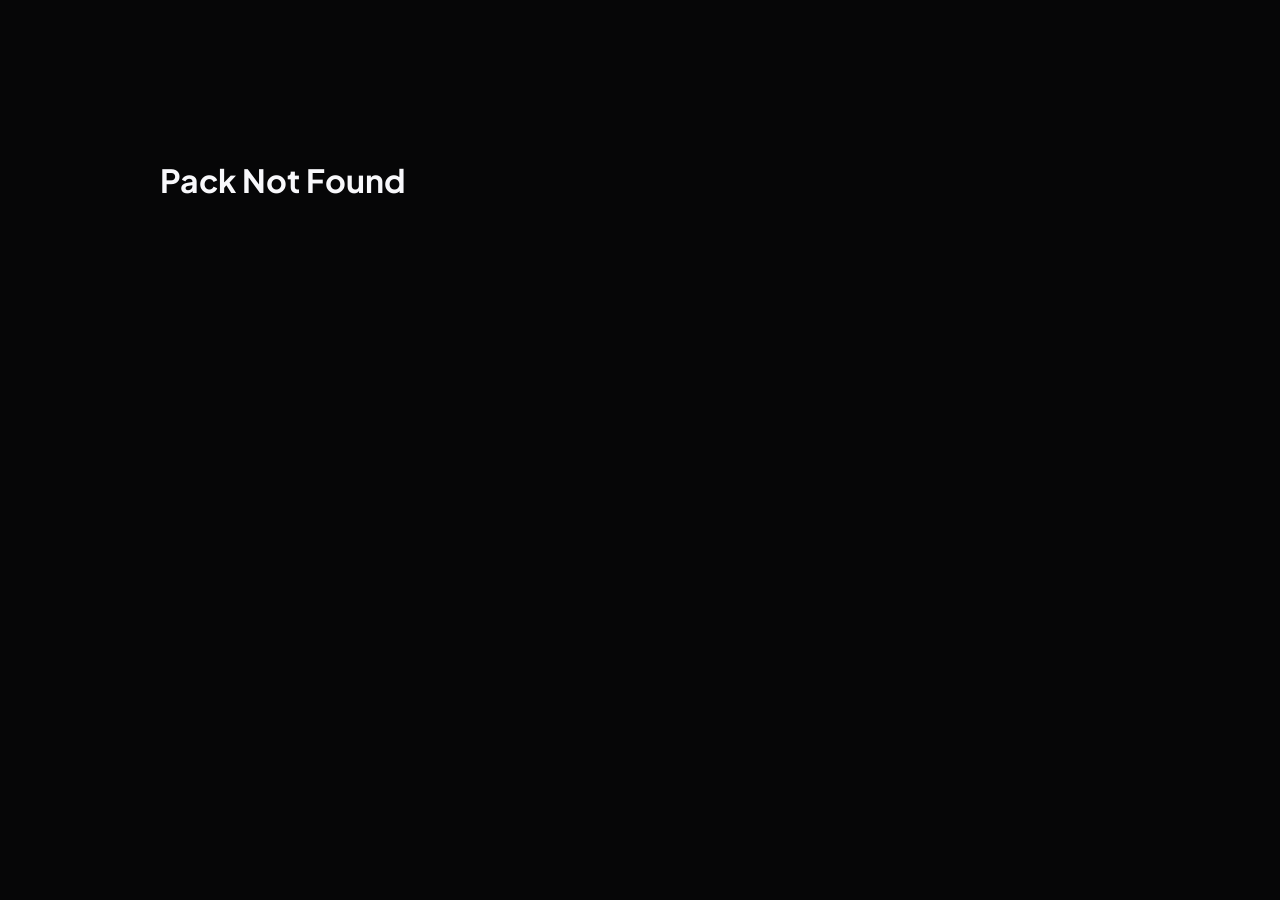
<file: pack.html>
<!DOCTYPE html>
<html lang="en">
<head>
    <meta charset="UTF-8">
    <meta name="viewport" content="width=device-width, initial-scale=1.0">
    <title>Loading... | Misumeh</title>
    <link rel="stylesheet" href="style.css">
    <link href="https://fonts.googleapis.com/css2?family=Plus+Jakarta+Sans:wght@400;600;700;800&display=swap" rel="stylesheet">
    <link rel="stylesheet" href="https://cdnjs.cloudflare.com/ajax/libs/font-awesome/6.5.1/css/all.min.css">    
    <style>
        .page-wrapper {
            width: min(1200px, calc(100% - 8rem));
            margin: 0 auto;
        }

        /* --- HERO --- */
        .hero {
            position: relative;
            min-height: 90vh;
            display: flex;
            align-items: center;
            background-size: cover;
            background-position: center;
        }
        .hero::before {
            content: '';
            position: absolute;
            inset: 0;
            background: linear-gradient(90deg, var(--bg) 0%, rgba(11,11,13,0.85) 45%, transparent 100%);
            z-index: 1;
        }
        .hero-content { position: relative; z-index: 10; width: 100%; animation: revealLeft 0.8s ease-out forwards; }
        .hero-content h1 {
            font-size: clamp(4rem, 14vw, 9rem);
            font-weight: 800;
            margin: 0;
            line-height: 0.8;
            letter-spacing: -6px;
            text-transform: uppercase;
        }
        .hero-desc {
            font-size: 1.4rem;
            color: var(--text-dim);
            max-width: 550px;
            margin-top: 2.5rem;
            line-height: 1.5;
            border-left: 3px solid var(--accent);
            padding-left: 2rem;
        }

        /* --- MAIN GRID --- */
        .main-grid {
            display: grid;
            grid-template-columns: 1fr 420px;
            gap: 6rem;
            margin-top: -15vh;
            position: relative;
            z-index: 20;
            padding-bottom: 5rem;
        } 

        .nav-toggle {
            display: none;
            border: none;
            background: rgba(255,255,255,0.05);
            color: var(--text-main);
            padding: 0.85rem;
            border-radius: 999px;
            cursor: pointer;
            transition: transform 0.25s ease, background 0.25s ease;
        }
        .nav-toggle:hover {
            background: rgba(255,255,255,0.1);
            transform: translateY(-1px);
        }

        @media (max-width: 1080px) {
            .page-wrapper {
                width: 100%;
                max-width: 100%;
                padding: 0 1.5rem;
            }
            .footer-content {
                grid-template-columns: 1fr;
                gap: 2rem;
            }
            .footer-links {
                grid-template-columns: 1fr;
                gap: 1rem;
            }
            .main-grid {
                grid-template-columns: 1fr;
                margin-top: 2rem;
            }
            .recs-grid {
                grid-template-columns: repeat(2, 1fr);
            }
            .top-nav.nav-open .nav-actions {
                display: flex;
                flex-direction: column;
                align-items: stretch;
                width: 100%;
                gap: 0.8rem;
                margin-top: 1rem;
            }
            .top-nav.nav-open .nav-actions a,
            .top-nav.nav-open .nav-actions .icon-link {
                width: 100%;
            }
            .subscription-grid {
                grid-template-columns: repeat(2, minmax(260px, 1fr));
            }
            .page-wrapper {
                padding: 0 2rem;
            }
        }

        @media (max-width: 760px) {
            .page-wrapper {
                width: 100%;
                max-width: 100%;
                padding: 0 1rem;
            }
            .top-nav {
                flex-wrap: wrap;
                align-items: center;
                gap: 0.75rem;
                padding: 1rem;
            }
            .nav-toggle {
                display: inline-flex;
            }
            .nav-actions {
                display: none;
            }
            .top-nav.nav-open .nav-actions {
                display: flex;
            }
            .top-nav .brand {
                width: 100%;
                text-align: left;
            }
            .hero {
                min-height: auto;
                padding-bottom: 1rem;
            }
            .hero-content {
                padding: 3rem 0 2rem;
            }
            .hero-desc {
                max-width: 100%;
                font-size: 1rem;
                border-left: none;
                padding-left: 0;
            }
            .main-grid {
                gap: 2rem;
            }
            .sidebar {
                position: static;
                top: auto;
                width: 100%;
            }
            .dl-slot {
                flex-wrap: wrap;
                gap: 0.8rem;
            }
            .dl-slot .slot-meta {
                width: 100%;
            }
            .premium-action {
                width: 100%;
                padding: 1.4rem;
            }
            .recs-grid {
                grid-template-columns: 1fr;
            }
            .footer-content {
                grid-template-columns: 1fr;
                gap: 2rem;
            }
            .footer-links {
                grid-template-columns: 1fr;
                gap: 1rem;
            }
        }
    </style>
</head>
<body>

<div id="content"></div>

<script>
    async function init() {
        const container = document.getElementById('content');
        try {
            const res = await fetch('packs.json?v=' + Date.now());
            const packs = await res.json();
            const id = new URLSearchParams(window.location.search).get('id');
            const pack = packs.find(p => String(p.id) === String(id));

            if (!pack) {
                container.innerHTML = "<h1 style='padding:10rem'>Pack Not Found</h1>";
                return;
            }

            document.title = `${pack.name} — Misumeh`;

            // Tags display
            const t = pack.tags || {};
            const keys = ['origin', 'color', 'res'];
            let featureHtml = '';
            keys.forEach(key => {
                if(t[key]) {
                    featureHtml += `<div class="feature-card"><label>${key}</label><p>${t[key]}</p></div>`;
                }
            });

            // Distribution Slots
            let slots = '';
            const l = pack.links;
            const icon = '<i class="fa-solid fa-arrow-up-right-from-square margin-icon"></i>';
            
            if(l.j189) slots += `<a href="${l.j189}" target="_blank" class="dl-slot"><div class="slot-meta"><span><i class="fa-solid fa-laptop margin-icon"></i> JAVA LEGACY (1.8)</span><small>SLOW & AD SUPPORTED</small></div>${icon}</a>`;
            if(l.j121) slots += `<a href="${l.j121}" target="_blank" class="dl-slot patreon-only" style="background: rgba(52, 27, 75, 0.18);border-color: var(--accent);border-radius:12px"> <div class="slot-meta"><span style="color: #dfbcff"><i class="fa-solid fa-computer margin-icon"></i> JAVA MODERN (26.1 / 1.21)</span><small style="color:#a855f7">DIRECT LINK & PATREON ONLY</small></div>${icon}</a>`;
            if(l.bedrock) slots += `<a href="${l.bedrock}" target="_blank" class="dl-slot"><div class="slot-meta"><span><i class="fa-solid fa-mobile-screen margin-icon"></i> BEDROCK EDITION</span><small>SLOW & AD SUPPORTED</small></div>${icon}</a>`;
            if(l.nsfw) slots += `<a href="${l.nsfw}" target="_blank" class="dl-slot patreon-only nsfw" style="background:rgba(248,113,113,0.05);border-color: var(--nsfw-accent);border-radius:12px"><div class="slot-meta"><span style="color: var(--nsfw-accent)"><i class="fa-solid fa-lock margin-icon"></i> NSFW EDITION</span><small style="color:#f97580">DIRECT LINK & PATREON ONLY</small></div>${icon}</a>`;

            // Recommendations Logic (Shuffle and take 4 excluding current)
            const recs = packs.filter(p => String(p.id) !== String(id)).sort(() => 0.5 - Math.random()).slice(0, 4);
            let recsHtml = '';
            recs.forEach(r => {
                recsHtml += `
                    <a href="pack.html?id=${r.id}" class="rec-card">
                        <div class="rec-thumb" style="background-image: url('${r.thumb}')"></div>
                        <div class="rec-info">
                            <span>${r.tags.origin || 'TEXTURE PACK'}</span>
                            <h4>${r.name}</h4>
                        </div>
                    </a>
                `;
            });

            container.innerHTML = `
                <header class="top-nav">
            <a class="brand" href="index.html">MISU<span style="color: var(--accent);">MEH</span></a>
                    <button class="nav-toggle" onclick="toggleMenu()" aria-label="Open menu">
                        <i class="fa-solid fa-bars"></i>
                    </button>
                    <div class="nav-actions">
                <a href="index.html" class="back-link"><i class="fa-solid fa-arrow-left"></i> Catalog</a>
                <a href="#membership" class="btn-outline"><i class="fa-solid fa-user-plus margin-icon"></i>Membership</a>
                <a href="https://discord.gg/BGB66CWGnj" target="_blank" rel="noopener" class="icon-link" aria-label="Discord"><i class="fa-brands fa-discord" aria-hidden="true"></i>
                </a>
                <a href="https://www.patreon.com/cw/MisuPacks" target="_blank" rel="noopener" class="icon-link" aria-label="Patreon">
                    <i class="fa-brands fa-patreon" aria-hidden="true"></i>
                </a>
                    </div>
                </header>

                <header class="hero" style="background-image: url('${pack.thumb}');">
                    <div class="page-wrapper">
                        <div class="hero-content">
                            <h1>${pack.name}</h1>
                            <p class="hero-desc">${pack.desc}</p>
                        </div>
                    </div>
                </header>

                <div class="page-wrapper">
                    <div class="main-grid">
                        <main>
                            <div class="video-box">
                                <iframe src="https://www.youtube-nocookie.com/embed/${pack.yt}?rel=0&modestbranding=1" allowfullscreen></iframe>
                            </div>
                            <div class="feature-row">${featureHtml}</div>
                        </main>

                        <aside class="sidebar">
                            <div class="db-card">
                                <div class="db-header">
                                    <h3><i class="fa-solid fa-download"></i> DOWNLOADS</h3>
                                    <p>Select Your Game Version</p>
                                </div>
                                <div class="dl-list">${slots}</div>
                                <a href="https://www.patreon.com/cw/MisuPacks" target="_blank" class="premium-action">
                                    <h4>Unlock Premium Access</h4>
                                    <p>Join Patreon for instant downloads, no ads, and exclusive NSFW content.</p>
                                </a>
                            </div>
                        </aside>
                    </div>


                    <section class="recs-section">
                        <div class="recs-header">
                            <h2>Checkout more packs</h2>
                            <div class="line"></div>
                        </div>
                        <div class="recs-grid">${recsHtml}</div>
                    </section>

                    <section class="membership" id="membership">
                        <div class="page-wrapper">
                            <div class="membership-intro">
                                <h2>Support Misumeh</h2>
                                <p>Join our Patreon to get access to exclusive texture packs, early access to new releases, and support the development of more high-quality anime-inspired Minecraft textures.</p>
                            </div>
                            <div class="subscription-grid">
                                <div class="sub-card">
                                    <img src="https://c10.patreonusercontent.com/4/patreon-media/p/reward/28297996/06171f6a9e064e5ab29e5ce49b5d330c/eyJ3Ijo0MDB9/1.png?token-hash=R8io04pSQHwL7j0kTe0pqpyaCqEjY5ncE1Jyv23dLS4%3D" class="sub-thumb" alt="Modern Tier">
                                    <div class="sub-body">
                                        <span class="sub-tag">Most Popular</span>
                                        <h3 class="sub-title">Modern</h3>
                                        <div class="sub-price">
                                            <strong>$9.99</strong>
                                            <span>/month</span>
                                        </div>
                                        <p class="sub-desc">Access to all current texture packs with direct download links, no ads, and priority support.</p>
                                        <ul class="sub-features">
                                            <li>Direct download links for all packs</li>
                                            <li>No ads or waiting times</li>
                                            <li>Priority Discord support</li>
                                            <li>Early access to new releases</li>
                                        </ul>
                                        <div class="sub-card-footer">
                                            <a href="https://www.patreon.com/cw/MisuPacks" class="btn-primary" target="_blank"><i class="fa-solid fa-user-plus"></i>Subscribe</a>
                                        </div>
                                    </div>
                                </div>
                                <div class="sub-card">
                                    <img src="https://c10.patreonusercontent.com/4/patreon-media/p/reward/28438405/8f7cea85bf224fa08c828b613712a5c1/eyJ3Ijo0MDB9/1.png?token-hash=My6nuSPAajxocnLM5Mzf_BlKt5x_ZJHa3EQrZnnbhW8%3D" class="sub-thumb" alt="Classics Tier">
                                    <div class="sub-body">
                                        <span class="sub-tag">Best Value</span>
                                        <h3 class="sub-title">Classics</h3>
                                        <div class="sub-price">
                                            <strong>$14.99</strong>
                                            <span>/month</span>
                                        </div>
                                        <p class="sub-desc">Everything in Modern, plus access to our entire archive of classic texture packs.</p>
                                        <ul class="sub-features">
                                            <li>All Modern tier benefits</li>
                                            <li>Access to classic packs archive</li>
                                            <li>Exclusive behind-the-scenes content</li>
                                            <li>Vote on future pack themes</li>
                                        </ul>
                                        <div class="sub-card-footer">
                                            <a href="https://www.patreon.com/cw/MisuPacks" class="btn-primary" target="_blank"><i class="fa-solid fa-user-plus"></i>Subscribe</a>
                                        </div>
                                    </div>
                                </div>
                                <div class="sub-card">
                                    <img src="https://c10.patreonusercontent.com/4/patreon-media/p/reward/28438409/4e5b9d9eb5074de6a5b82d8278f097a2/eyJ3Ijo0MDB9/1.png?token-hash=5LKVqFmiwj7bTdr5mrRE5-CTlI2eUtYD0Iadj9Rezpo%3D" class="sub-thumb" alt="Nightly Tier">
                                    <div class="sub-body">
                                        <span class="sub-tag">Ultimate</span>
                                        <h3 class="sub-title">Nightly</h3>
                                        <div class="sub-price">
                                            <strong>$19.99</strong>
                                            <span>/month</span>
                                        </div>
                                        <p class="sub-desc">Everything in Classics, plus early access to experimental builds and custom requests.</p>
                                        <ul class="sub-features">
                                            <li>All Classics tier benefits</li>
                                            <li>Early access to experimental builds</li>
                                            <li>Custom texture requests</li>
                                            <li>Direct creator communication</li>
                                        </ul>
                                        <div class="sub-card-footer">
                                            <a href="https://www.patreon.com/cw/MisuPacks" class="btn-primary" target="_blank"><i class="fa-solid fa-user-plus"></i>Subscribe</a>
                                        </div>
                                    </div>
                                </div>
                            </div>
                        </div>
                    </section>
                </div>

    <footer class="footer">
        <div class="page-wrapper">
            <div class="footer-content">
                <div class="footer-brand">
                    <h3><span style="color: #ffffff;">MISU<span style="color: var(--accent);">MEH</h3>
                   <ul>
                    <li><a href="https://www.youtube.com/@MisuPacks"><i class="fa-brands fa-youtube margin-icon"></i>YouTube Channel</a></li>
                    <li><a href="https://www.instagram.com/misumehh/"><i class="fa-brands fa-instagram margin-icon"></i> Instagram Profile</a></li>
                    <li><a href="https://x.com/Misumeh" target="_blank"><i class="fa-brands fa-twitter margin-icon"></i> Twitter Feed</a></li>
                    <li><a href="https://www.tiktok.com/@misumehh" target="_blank"><i class="fa-brands fa-tiktok margin-icon"></i> TikTok Videos</a></li> 
                    </ul>
                </div>
                <div class="footer-links">
                    <div class="footer-section">
                        <h4>Resources</h4>
                        <ul>
                            <li><a href="index.html"><i class="fa-solid fa-magnifying-glass margin-icon"></i>Browse Packs</a></li>
                            <li><a href="index.html#membership"><i class="fa-solid fa-user-plus margin-icon"></i>Membership</a></li>
                            <li><a href="https://discord.gg/BGB66CWGnj" target="_blank"><i class="fa-brands fa-discord margin-icon"></i>Discord Community</a></li>
                            <li><a href="https://www.patreon.com/cw/MisuPacks" target="_blank"><i class="fa-brands fa-patreon margin-icon"></i>Support on Patreon</a></li>
                        </ul>
                    </div>
                    <div class="footer-section">
                        <h4>Legal</h4>
                        <ul>
                            <li><a href="terms.html"><i class="fa-solid fa-file-contract margin-icon"></i>Terms of Service</a></li>
                            <li><a href="privacy.html"><i class="fa-solid fa-shield-halved margin-icon"></i>Privacy Policy</a></li>
                        </ul>
                    </div>
                </div>
            </div>
            <div class="footer-bottom">
                <p>&copy; 2026 Misumeh. All rights reserved.</p>
                <p>Made with <i class="fa-solid fa-heart" style="color: var(--accent);"></i> for the Minecraft community</p>
            </div>
        </div>
    </footer>
            `;
        } catch (e) {
            container.innerHTML = "<h1 style='padding:10rem; text-align:center;'>Critical Error</h1>";
        }
    }

    function toggleMenu() {
        const nav = document.querySelector('.top-nav');
        if (nav) nav.classList.toggle('nav-open');
    }

    init();
</script>
</body>
</html>
</file>
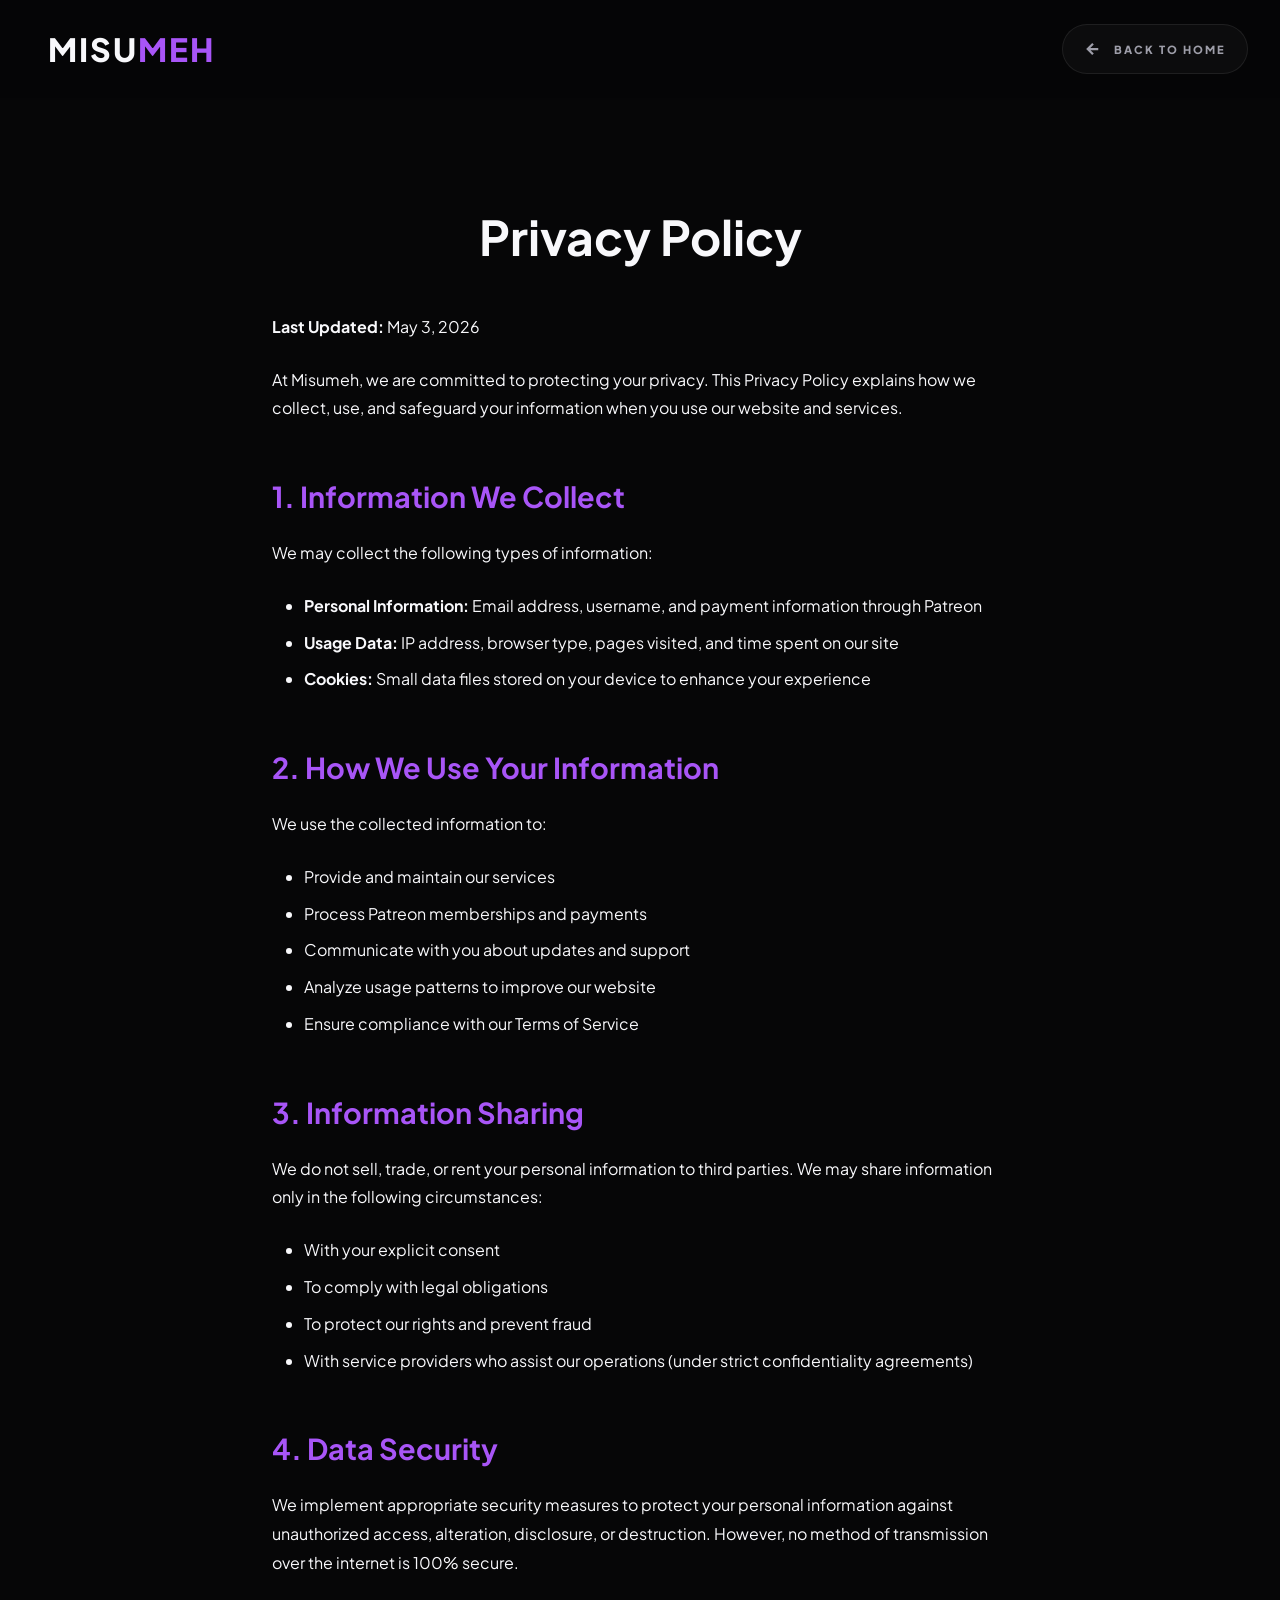
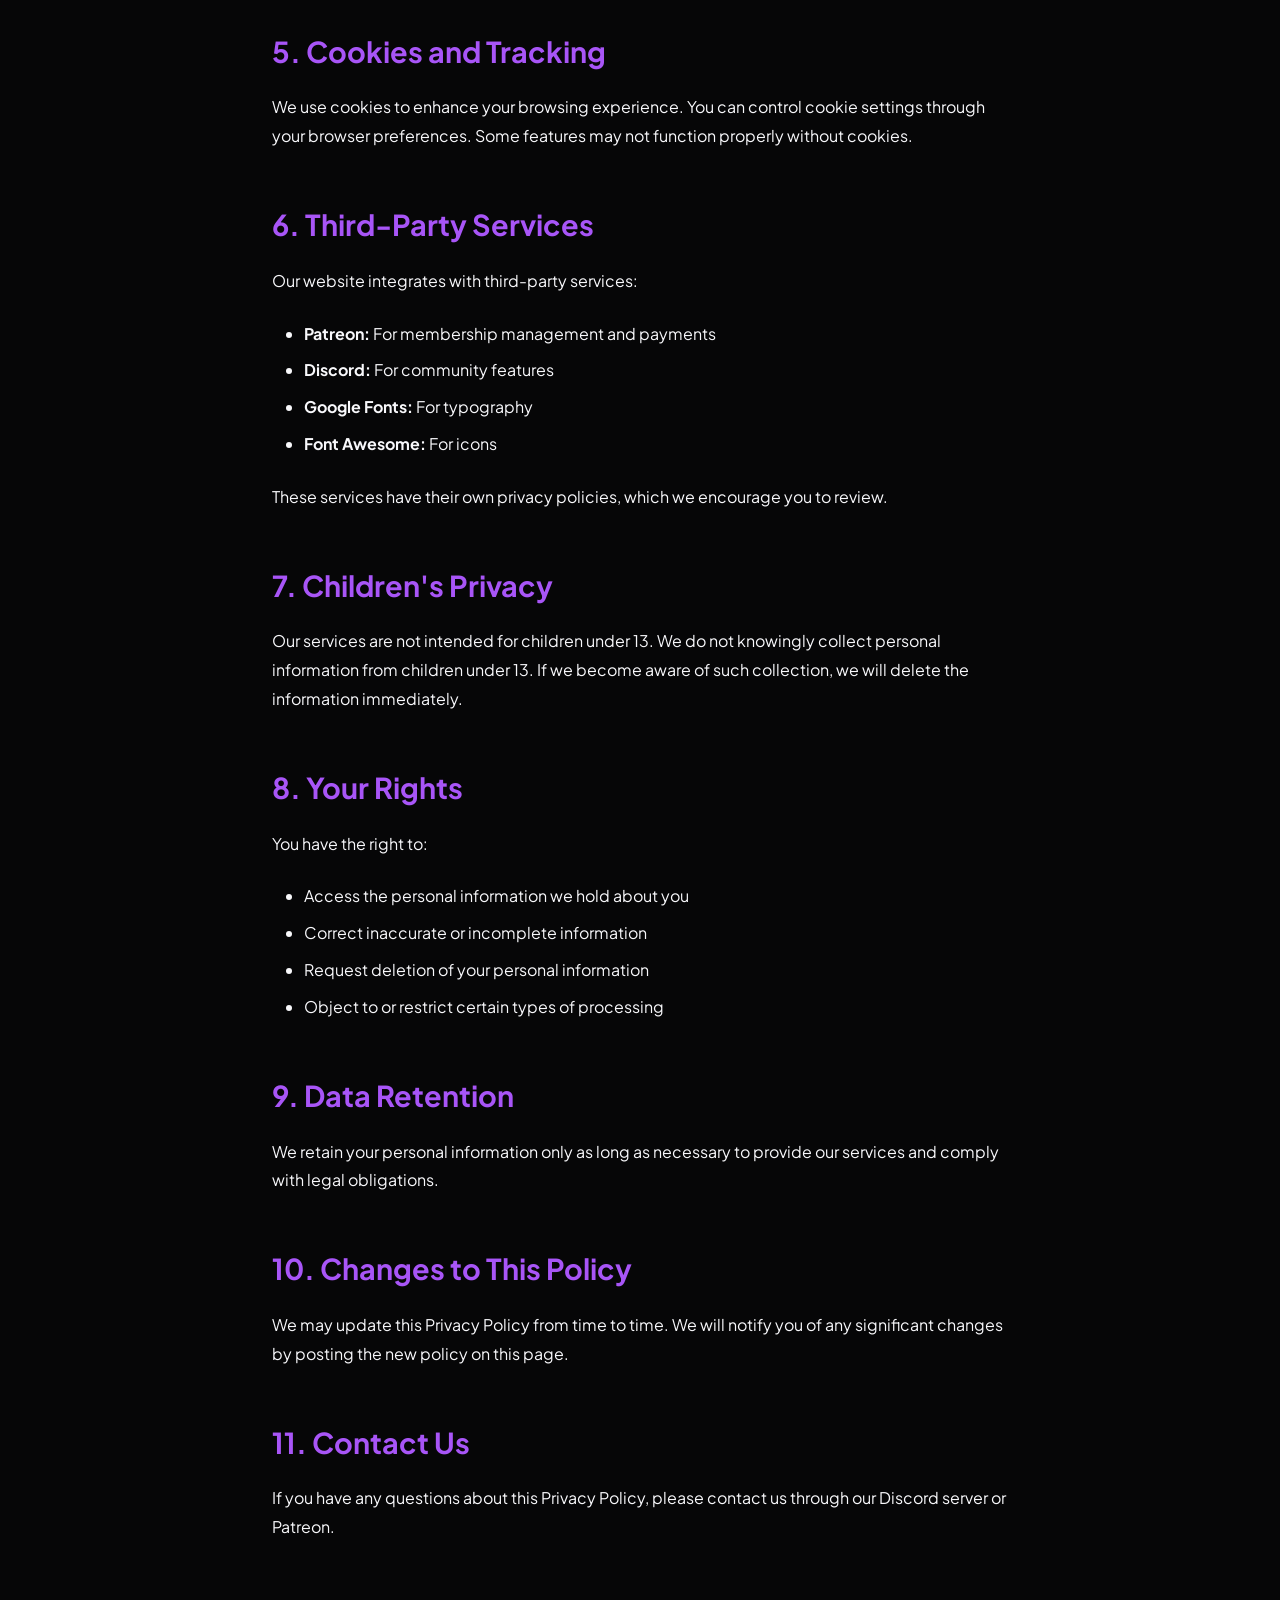
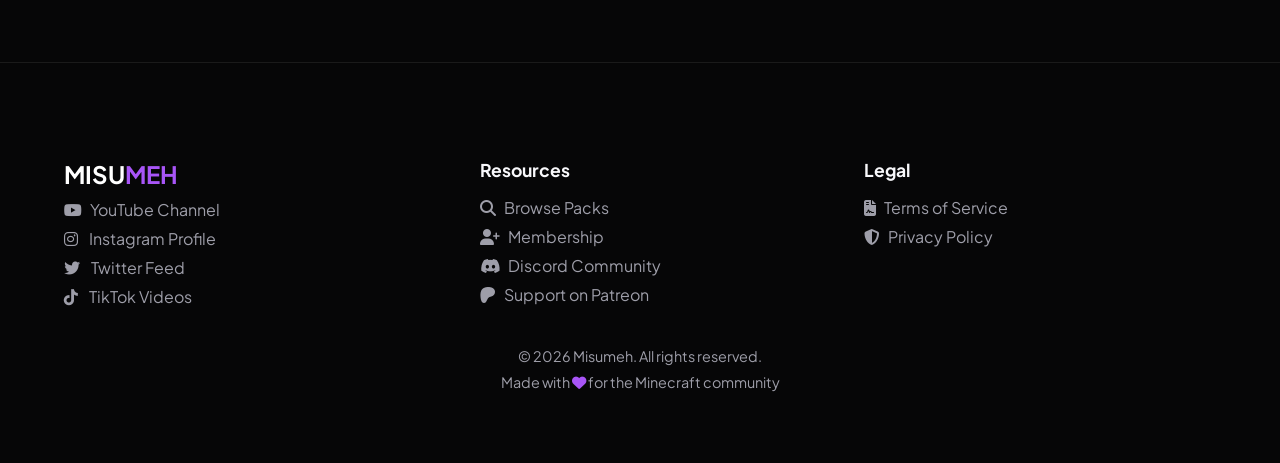
<file: privacy.html>
<!DOCTYPE html>
<html lang="en">
<head>
    <meta charset="UTF-8">
    <meta name="viewport" content="width=device-width, initial-scale=1.0">
    <title>Privacy Policy | Misumeh</title>
    <meta name="description" content="Privacy Policy for Misumeh Anime Texture Packs for Minecraft.">
    <link rel="canonical" href="https://misumeh.com/privacy.html" />
    <link href="https://fonts.googleapis.com/css2?family=Plus+Jakarta+Sans:wght@400;600;700;800&display=swap" rel="stylesheet">
    <link rel="stylesheet" href="style.css">
    <link rel="stylesheet" href="https://cdnjs.cloudflare.com/ajax/libs/font-awesome/6.5.1/css/all.min.css">
    <style>


        .page-wrapper {
            width: calc(100% - 8rem);
            margin: 0 auto;
            padding: 2rem 0;
        }

        .top-nav {
            position: sticky;
            top: 0;
            z-index: 100;
            display: flex;
            justify-content: space-between;
            align-items: center;
            gap: 1rem;
            padding: 1.5rem 2rem;
            background: rgba(6, 6, 7, 0.9);
            backdrop-filter: blur(18px);
        }

        .brand {
            font-size: 2rem;
            font-weight: 800;
            letter-spacing: 2px;
            text-decoration: none;
            color: var(--text-main);
            text-transform: uppercase;
            margin-left: 1rem;
        }

        .nav-actions {
            display: flex;
            flex-wrap: wrap;
            gap: 1rem;
            align-items: center;
        }

        .btn-outline {
            background: rgba(255,255,255,0.03);
            color: var(--text-main);
            padding: 0.95rem 1.3rem;
            text-decoration: none;
            border-radius: 999px;
            border: 1px solid var(--border);
            font-weight: 800;
            letter-spacing: 0.08em;
            text-transform: uppercase;
            transition: transform 0.25s ease, border-color 0.25s ease;
        }

        .btn-outline:hover {
            border-color: var(--accent);
            transform: translateY(-1px);
        }

        .content {
            max-width: 800px;
            margin: 0 auto;
            padding: 4rem 2rem;
            line-height: 1.8;
        }

        .content h1 {
            font-size: 3rem;
            margin-bottom: 2rem;
            text-align: center;
        }

        .content h2 {
            font-size: 1.8rem;
            margin-top: 3rem;
            margin-bottom: 1rem;
            color: var(--accent);
        }

        .content p {
            margin-bottom: 1.5rem;
        }

        .content ul {
            margin-left: 2rem;
            margin-bottom: 1.5rem;
        }

        .content li {
            margin-bottom: 0.5rem;
        }

        .back-link {
            color: var(--text-dim);
            text-decoration: none;
            font-weight: 800;
            font-size: 0.7rem;
            letter-spacing: 2px;
            text-transform: uppercase;
            display: flex;
            align-items: center;
            gap: 12px;
            transition: 0.3s;
            padding: 0.95rem 1.3rem;
            border-radius: 999px;
            border: 1px solid var(--border);
            background: rgba(255,255,255,0.03);
        }
        .back-link:hover {
            color: #fff;
            transform: translateX(-8px);
            border-color: var(--accent);
        }

        @media (max-width: 760px) {
            .page-wrapper {
                width: calc(100% - 4rem);
            }
            .content {
                padding: 2rem 1rem;
            }
            .content h1 {
                font-size: 2.5rem;
            }
        }
    </style>
</head>
<body>
    <header class="top-nav">
        <a class="brand" href="index.html">MISU<span style="color: var(--accent);">MEH</span></a>
        <div class="nav-actions">
            <a href="index.html" class="back-link">
                <svg width="18" height="18" viewBox="0 0 24 24" fill="none" stroke="currentColor" stroke-width="3"><path d="M19 12H5M12 19l-7-7 7-7"/></svg>
                Back to Home
            </a>
        </div>
    </header>

    <div class="page-wrapper">
        <div class="content">
            <h1>Privacy Policy</h1>

            <p><strong>Last Updated:</strong> May 3, 2026</p>

            <p>At Misumeh, we are committed to protecting your privacy. This Privacy Policy explains how we collect, use, and safeguard your information when you use our website and services.</p>

            <h2>1. Information We Collect</h2>
            <p>We may collect the following types of information:</p>
            <ul>
                <li><strong>Personal Information:</strong> Email address, username, and payment information through Patreon</li>
                <li><strong>Usage Data:</strong> IP address, browser type, pages visited, and time spent on our site</li>
                <li><strong>Cookies:</strong> Small data files stored on your device to enhance your experience</li>
            </ul>

            <h2>2. How We Use Your Information</h2>
            <p>We use the collected information to:</p>
            <ul>
                <li>Provide and maintain our services</li>
                <li>Process Patreon memberships and payments</li>
                <li>Communicate with you about updates and support</li>
                <li>Analyze usage patterns to improve our website</li>
                <li>Ensure compliance with our Terms of Service</li>
            </ul>

            <h2>3. Information Sharing</h2>
            <p>We do not sell, trade, or rent your personal information to third parties. We may share information only in the following circumstances:</p>
            <ul>
                <li>With your explicit consent</li>
                <li>To comply with legal obligations</li>
                <li>To protect our rights and prevent fraud</li>
                <li>With service providers who assist our operations (under strict confidentiality agreements)</li>
            </ul>

            <h2>4. Data Security</h2>
            <p>We implement appropriate security measures to protect your personal information against unauthorized access, alteration, disclosure, or destruction. However, no method of transmission over the internet is 100% secure.</p>

            <h2>5. Cookies and Tracking</h2>
            <p>We use cookies to enhance your browsing experience. You can control cookie settings through your browser preferences. Some features may not function properly without cookies.</p>

            <h2>6. Third-Party Services</h2>
            <p>Our website integrates with third-party services:</p>
            <ul>
                <li><strong>Patreon:</strong> For membership management and payments</li>
                <li><strong>Discord:</strong> For community features</li>
                <li><strong>Google Fonts:</strong> For typography</li>
                <li><strong>Font Awesome:</strong> For icons</li>
            </ul>
            <p>These services have their own privacy policies, which we encourage you to review.</p>

            <h2>7. Children's Privacy</h2>
            <p>Our services are not intended for children under 13. We do not knowingly collect personal information from children under 13. If we become aware of such collection, we will delete the information immediately.</p>

            <h2>8. Your Rights</h2>
            <p>You have the right to:</p>
            <ul>
                <li>Access the personal information we hold about you</li>
                <li>Correct inaccurate or incomplete information</li>
                <li>Request deletion of your personal information</li>
                <li>Object to or restrict certain types of processing</li>
            </ul>

            <h2>9. Data Retention</h2>
            <p>We retain your personal information only as long as necessary to provide our services and comply with legal obligations.</p>

            <h2>10. Changes to This Policy</h2>
            <p>We may update this Privacy Policy from time to time. We will notify you of any significant changes by posting the new policy on this page.</p>

            <h2>11. Contact Us</h2>
            <p>If you have any questions about this Privacy Policy, please contact us through our Discord server or Patreon.</p>
        </div>
    </div>

    <footer class="footer">
        <div class="page-wrapper">
            <div class="footer-content">
                <div class="footer-brand">
                    <h3><span style="color: #ffffff;">MISU<span style="color: var(--accent);">MEH</h3>
                   <ul>
                    <li><a href="https://www.youtube.com/@MisuPacks"><i class="fa-brands fa-youtube margin-icon"></i>YouTube Channel</a></li>
                    <li><a href="https://www.instagram.com/misumehh/"><i class="fa-brands fa-instagram margin-icon"></i> Instagram Profile</a></li>
                    <li><a href="https://x.com/Misumeh" target="_blank"><i class="fa-brands fa-twitter margin-icon"></i> Twitter Feed</a></li>
                    <li><a href="https://www.tiktok.com/@misumehh" target="_blank"><i class="fa-brands fa-tiktok margin-icon"></i> TikTok Videos</a></li> 
                    </ul>
                </div>
                <div class="footer-links">
                    <div class="footer-section">
                        <h4>Resources</h4>
                        <ul>
                            <li><a href="index.html"><i class="fa-solid fa-magnifying-glass margin-icon"></i>Browse Packs</a></li>
                            <li><a href="index.html#membership"><i class="fa-solid fa-user-plus margin-icon"></i>Membership</a></li>
                            <li><a href="https://discord.gg/BGB66CWGnj" target="_blank"><i class="fa-brands fa-discord margin-icon"></i>Discord Community</a></li>
                            <li><a href="https://www.patreon.com/cw/MisuPacks" target="_blank"><i class="fa-brands fa-patreon margin-icon"></i>Support on Patreon</a></li>
                        </ul>
                    </div>
                    <div class="footer-section">
                        <h4>Legal</h4>
                        <ul>
                            <li><a href="terms.html"><i class="fa-solid fa-file-contract margin-icon"></i>Terms of Service</a></li>
                            <li><a href="privacy.html"><i class="fa-solid fa-shield-halved margin-icon"></i>Privacy Policy</a></li>
                        </ul>
                    </div>
                </div>
            </div>
            <div class="footer-bottom">
                <p>&copy; 2026 Misumeh. All rights reserved.</p>
                <p>Made with <i class="fa-solid fa-heart" style="color: var(--accent);"></i> for the Minecraft community</p>
            </div>
        </div>
    </footer>
</body>
</html>
</file>
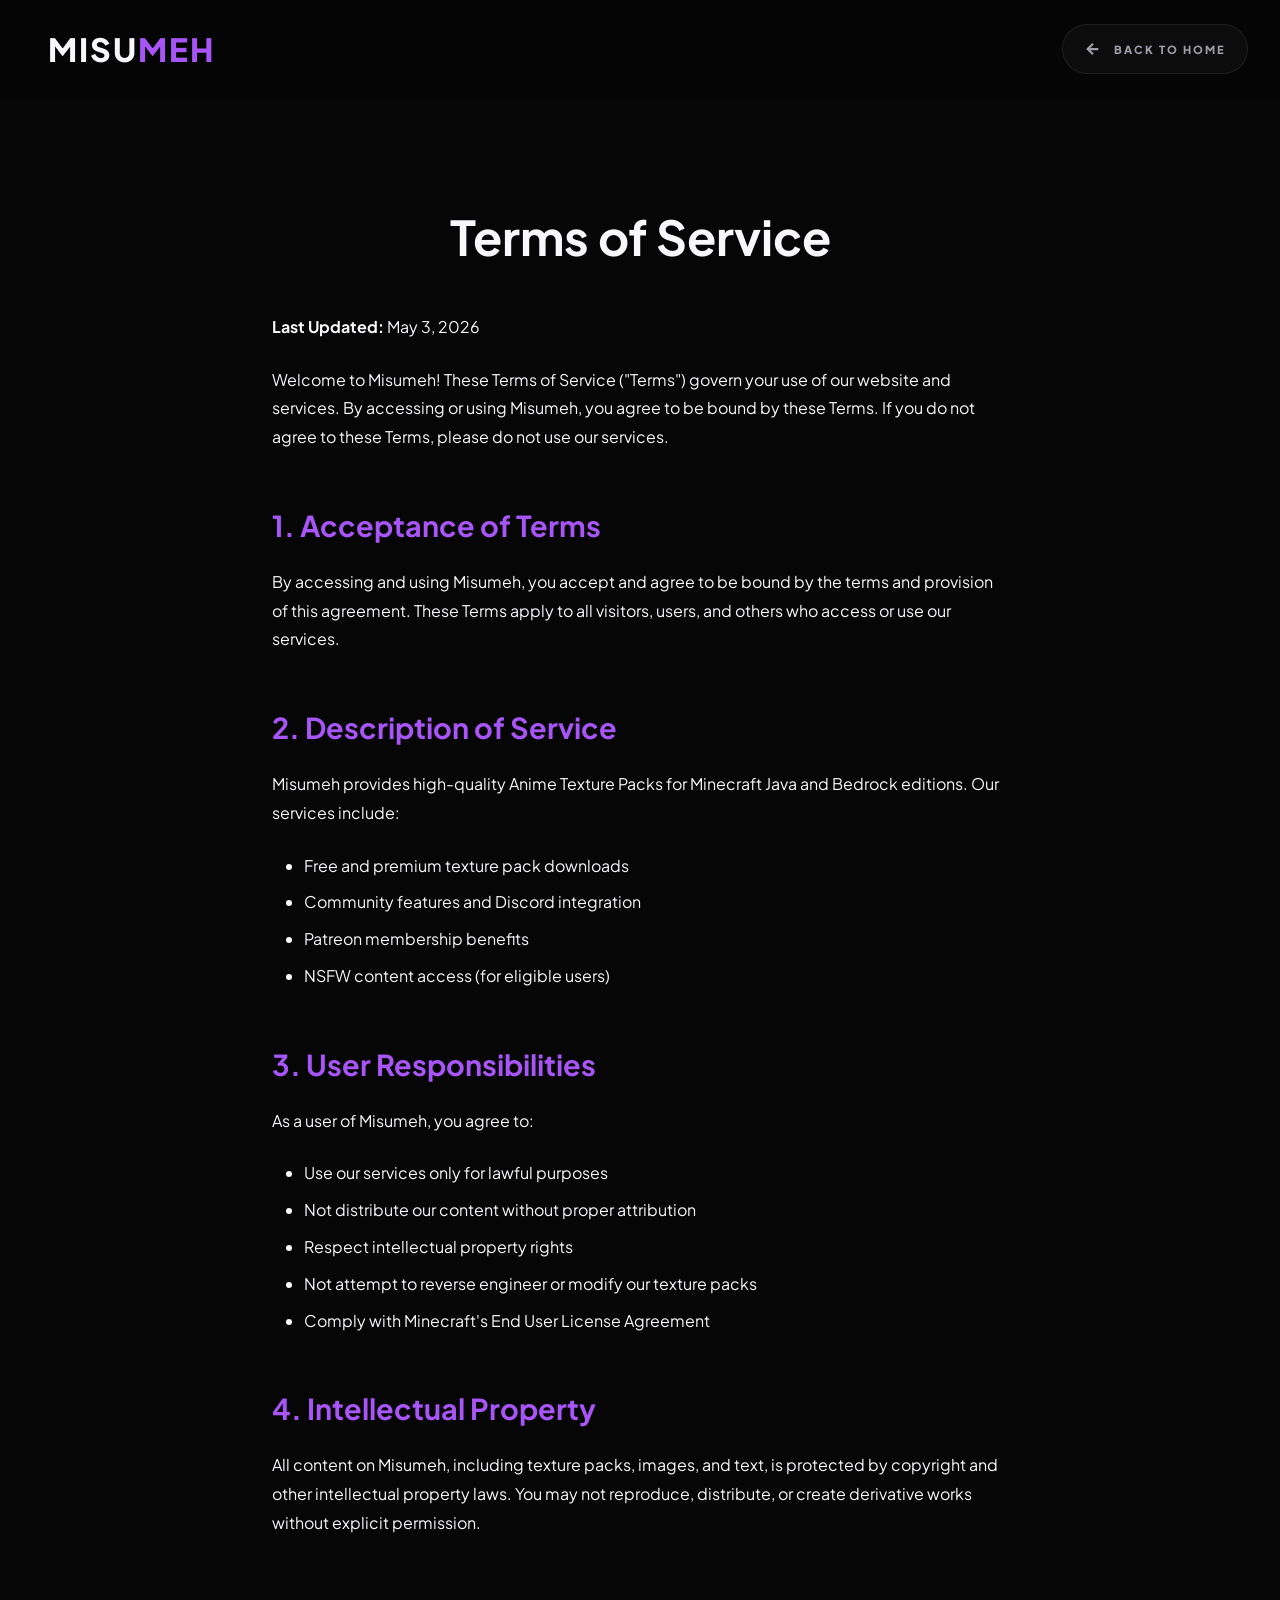
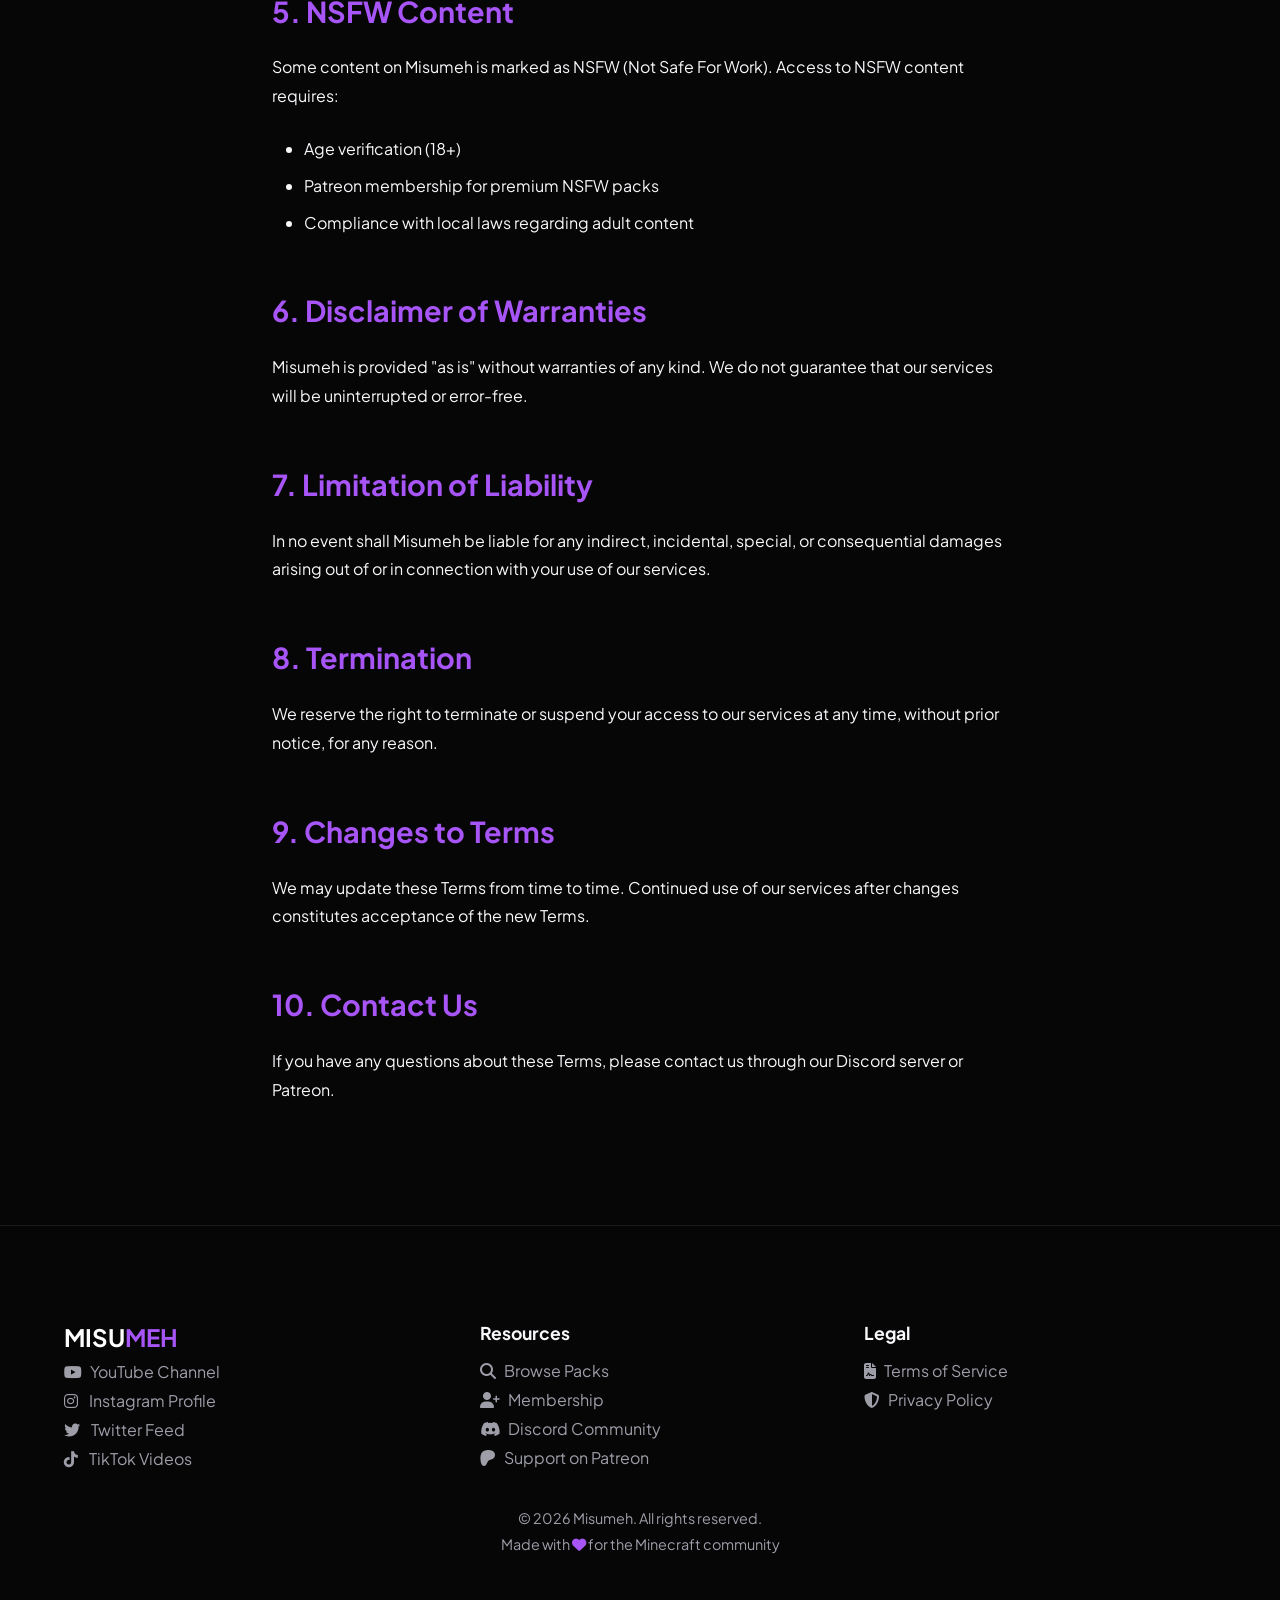
<file: terms.html>
<!DOCTYPE html>
<html lang="en">
<head>
    <meta charset="UTF-8">
    <meta name="viewport" content="width=device-width, initial-scale=1.0">
    <title>Terms of Service | Misumeh</title>
    <meta name="description" content="Terms of Service for Misumeh Anime Texture Packs for Minecraft.">
    <link rel="canonical" href="https://misumeh.com/terms.html" />
    <link href="https://fonts.googleapis.com/css2?family=Plus+Jakarta+Sans:wght@400;600;700;800&display=swap" rel="stylesheet">
    <link rel="stylesheet" href="style.css">
    <link rel="stylesheet" href="https://cdnjs.cloudflare.com/ajax/libs/font-awesome/6.5.1/css/all.min.css">
    <style>

        * { box-sizing: border-box; margin: 0; padding: 0; }
        body {
            background: var(--bg);
            color: var(--text-main);
            font-family: 'Plus Jakarta Sans', sans-serif;
            min-height: 100vh;
            overflow-x: hidden;
        }

        .page-wrapper {
            width: calc(100% - 8rem);
            margin: 0 auto;
            padding: 2rem 0;
        }

        .top-nav {
            position: sticky;
            top: 0;
            z-index: 100;
            display: flex;
            justify-content: space-between;
            align-items: center;
            gap: 1rem;
            padding: 1.5rem 2rem;
            background: rgba(6, 6, 7, 0.9);
            backdrop-filter: blur(18px);
        }

        .brand {
            font-size: 2rem;
            font-weight: 800;
            letter-spacing: 2px;
            text-decoration: none;
            color: var(--text-main);
            text-transform: uppercase;
            margin-left: 1rem;
        }

        .nav-actions {
            display: flex;
            flex-wrap: wrap;
            gap: 1rem;
            align-items: center;
        }

        .btn-outline {
            background: rgba(255,255,255,0.03);
            color: var(--text-main);
            padding: 0.95rem 1.3rem;
            text-decoration: none;
            border-radius: 999px;
            border: 1px solid var(--border);
            font-weight: 800;
            letter-spacing: 0.08em;
            text-transform: uppercase;
            transition: transform 0.25s ease, border-color 0.25s ease;
        }

        .btn-outline:hover {
            border-color: var(--accent);
            transform: translateY(-1px);
        }

        .content {
            max-width: 800px;
            margin: 0 auto;
            padding: 4rem 2rem;
            line-height: 1.8;
        }

        .content h1 {
            font-size: 3rem;
            margin-bottom: 2rem;
            text-align: center;
        }

        .content h2 {
            font-size: 1.8rem;
            margin-top: 3rem;
            margin-bottom: 1rem;
            color: var(--accent);
        }

        .content p {
            margin-bottom: 1.5rem;
        }

        .content ul {
            margin-left: 2rem;
            margin-bottom: 1.5rem;
        }

        .content li {
            margin-bottom: 0.5rem;
        }

        .back-link {
            color: var(--text-dim);
            text-decoration: none;
            font-weight: 800;
            font-size: 0.7rem;
            letter-spacing: 2px;
            text-transform: uppercase;
            display: flex;
            align-items: center;
            gap: 12px;
            transition: 0.3s;
            padding: 0.95rem 1.3rem;
            border-radius: 999px;
            border: 1px solid var(--border);
            background: rgba(255,255,255,0.03);
        }
        .back-link:hover {
            color: #fff;
            transform: translateX(-8px);
            border-color: var(--accent);
        }


        @media (max-width: 760px) {
            .page-wrapper {
                width: calc(100% - 4rem);
            }
            .content {
                padding: 2rem 1rem;
            }
            .content h1 {
                font-size: 2.5rem;
            }
            .footer-content {
                grid-template-columns: 1fr;
                gap: 2rem;
            }
            .footer-links {
                grid-template-columns: 1fr;
                gap: 1rem;
            }
        }
    </style>
</head>
<body>
    <header class="top-nav">
        <a class="brand" href="index.html">MISU<span style="color: var(--accent);">MEH</span></a>
        <div class="nav-actions">
            <a href="index.html" class="back-link">
                <svg width="18" height="18" viewBox="0 0 24 24" fill="none" stroke="currentColor" stroke-width="3"><path d="M19 12H5M12 19l-7-7 7-7"/></svg>
                Back to Home
            </a>
        </div>
    </header>

    <div class="page-wrapper">
        <div class="content">
            <h1>Terms of Service</h1>

            <p><strong>Last Updated:</strong> May 3, 2026</p>

            <p>Welcome to Misumeh! These Terms of Service ("Terms") govern your use of our website and services. By accessing or using Misumeh, you agree to be bound by these Terms. If you do not agree to these Terms, please do not use our services.</p>

            <h2>1. Acceptance of Terms</h2>
            <p>By accessing and using Misumeh, you accept and agree to be bound by the terms and provision of this agreement. These Terms apply to all visitors, users, and others who access or use our services.</p>

            <h2>2. Description of Service</h2>
            <p>Misumeh provides high-quality Anime Texture Packs for Minecraft Java and Bedrock editions. Our services include:</p>
            <ul>
                <li>Free and premium texture pack downloads</li>
                <li>Community features and Discord integration</li>
                <li>Patreon membership benefits</li>
                <li>NSFW content access (for eligible users)</li>
            </ul>

            <h2>3. User Responsibilities</h2>
            <p>As a user of Misumeh, you agree to:</p>
            <ul>
                <li>Use our services only for lawful purposes</li>
                <li>Not distribute our content without proper attribution</li>
                <li>Respect intellectual property rights</li>
                <li>Not attempt to reverse engineer or modify our texture packs</li>
                <li>Comply with Minecraft's End User License Agreement</li>
            </ul>

            <h2>4. Intellectual Property</h2>
            <p>All content on Misumeh, including texture packs, images, and text, is protected by copyright and other intellectual property laws. You may not reproduce, distribute, or create derivative works without explicit permission.</p>

            <h2>5. NSFW Content</h2>
            <p>Some content on Misumeh is marked as NSFW (Not Safe For Work). Access to NSFW content requires:</p>
            <ul>
                <li>Age verification (18+)</li>
                <li>Patreon membership for premium NSFW packs</li>
                <li>Compliance with local laws regarding adult content</li>
            </ul>

            <h2>6. Disclaimer of Warranties</h2>
            <p>Misumeh is provided "as is" without warranties of any kind. We do not guarantee that our services will be uninterrupted or error-free.</p>

            <h2>7. Limitation of Liability</h2>
            <p>In no event shall Misumeh be liable for any indirect, incidental, special, or consequential damages arising out of or in connection with your use of our services.</p>

            <h2>8. Termination</h2>
            <p>We reserve the right to terminate or suspend your access to our services at any time, without prior notice, for any reason.</p>

            <h2>9. Changes to Terms</h2>
            <p>We may update these Terms from time to time. Continued use of our services after changes constitutes acceptance of the new Terms.</p>

            <h2>10. Contact Us</h2>
            <p>If you have any questions about these Terms, please contact us through our Discord server or Patreon.</p>
        </div>
    </div>

    <footer class="footer">
        <div class="page-wrapper">
            <div class="footer-content">
                <div class="footer-brand">
                    <h3><span style="color: #ffffff;">MISU<span style="color: var(--accent);">MEH</h3>
                   <ul>
                    <li><a href="https://www.youtube.com/@MisuPacks"><i class="fa-brands fa-youtube margin-icon"></i>YouTube Channel</a></li>
                    <li><a href="https://www.instagram.com/misumehh/"><i class="fa-brands fa-instagram margin-icon"></i> Instagram Profile</a></li>
                    <li><a href="https://x.com/Misumeh" target="_blank"><i class="fa-brands fa-twitter margin-icon"></i> Twitter Feed</a></li>
                    <li><a href="https://www.tiktok.com/@misumehh" target="_blank"><i class="fa-brands fa-tiktok margin-icon"></i> TikTok Videos</a></li> 
                    </ul>
                </div>
                <div class="footer-links">
                    <div class="footer-section">
                        <h4>Resources</h4>
                        <ul>
                            <li><a href="index.html"><i class="fa-solid fa-magnifying-glass margin-icon"></i>Browse Packs</a></li>
                            <li><a href="index.html#membership"><i class="fa-solid fa-user-plus margin-icon"></i>Membership</a></li>
                            <li><a href="https://discord.gg/BGB66CWGnj" target="_blank"><i class="fa-brands fa-discord margin-icon"></i>Discord Community</a></li>
                            <li><a href="https://www.patreon.com/cw/MisuPacks" target="_blank"><i class="fa-brands fa-patreon margin-icon"></i>Support on Patreon</a></li>
                        </ul>
                    </div>
                    <div class="footer-section">
                        <h4>Legal</h4>
                        <ul>
                            <li><a href="terms.html"><i class="fa-solid fa-file-contract margin-icon"></i>Terms of Service</a></li>
                            <li><a href="privacy.html"><i class="fa-solid fa-shield-halved margin-icon"></i>Privacy Policy</a></li>
                        </ul>
                    </div>
                </div>
            </div>
            <div class="footer-bottom">
                <p>&copy; 2026 Misumeh. All rights reserved.</p>
                <p>Made with <i class="fa-solid fa-heart" style="color: var(--accent);"></i> for the Minecraft community</p>
            </div>
        </div>
    </footer>
</body>
</html>
</file>
<file: style.css>
:root {
    --bg: #060607;
    --surface: #101116;
    --surface-soft: rgba(255,255,255,0.04);
    --accent: #a855f7;
    --accent-soft: rgba(168, 85, 247, 0.18);
    --nsfw-accent: #ff2d55;
    --border: rgba(255, 255, 255, 0.08);
    --text-main: #f8f8fb;
    --text-dim: #9e9ea9;
}


/* GLOBAL STYLES */

        * { box-sizing: border-box; margin: 0; padding: 0; }
        body {
            background: var(--bg);
            color: var(--text-main);
            font-family: 'Plus Jakarta Sans', sans-serif;
            min-height: 100vh;
            overflow-x: hidden;
        }

/* YOUTUBE VIDEO FRAME (PACK.HTML) */

        .video-box { background: var(--bg); aspect-ratio: 16/9; box-shadow: 0 60px 120px rgba(0,0,0,0.9); border-radius: 28px; }
        .video-box iframe { width: 100%; height: 100%; border: 1px solid var(--border); border-radius: 28px;}

/* FEATURES BELOW YOUTUBE VIDEO (PACK.HTML) */

        .feature-row { display: grid; grid-template-columns: repeat(3, 1fr); gap: 1.5rem; margin-top: 2rem; }
        .feature-card { background: var(--surface); padding: 2.2rem; border: 1px solid var(--border); border-radius: 18px; }
        .feature-card label { display: block; color: var(--accent); font-size: 0.65rem; font-weight: 800; text-transform: uppercase; letter-spacing: 2px; margin-bottom: 0.8rem; }
        .feature-card p { margin: 0; font-size: 1.3rem; font-weight: 700; }

/* SIDEBAR DOWNLOADS (PACK.HTML) */

    .sidebar { position: sticky; top: 4rem; height: fit-content; }
        .db-card { background: var(--surface); border: 1px solid var(--border); overflow: hidden; border-radius: 28px; }
        .db-header { background: rgba(255, 255, 255, 0.02); padding: 1.8rem 2.2rem; border-bottom: 1px solid var(--border); }
        .db-header h3 { font-size: 1rem; font-weight: 900; margin: 0; letter-spacing: 2px; }
        .db-header p { font-size: 0.65rem; color: var(--text-dim); margin-top: 6px; text-transform: uppercase; }

        .dl-list { padding: 1.8rem; display: flex; flex-direction: column; gap: 10px; }
        .dl-slot {
            display: flex; justify-content: space-between; align-items: center;
            padding: 1.2rem; background: rgba(255,255,255,0.01);
            border: 1px solid var(--border); text-decoration: none; transition: background 0.3s ease, border-color 0.3s ease, transform 0.3s ease, box-shadow 0.3s ease;
            border-radius: 12px;
        }
        .dl-slot:hover { background: rgba(255,255,255,0.06); border-color: rgba(168,85,247,0.5); transform: translateY(-2px); box-shadow: 0 20px 60px rgba(0,0,0,0.18); }
        .dl-slot.patreon-only {
            background: rgba(168, 85, 247, 0.05);
            border-color: var(--accent);
        }
        .dl-slot.patreon-only:hover {
            background: rgba(168, 85, 247, 0.16);
            border-color: var(--accent);
            box-shadow: 0 18px 50px rgba(168, 85, 247, 0.16);
        }
        .dl-slot.patreon-only.nsfw:hover {
            background: rgba(248,113,113,0.16);
            border-color: var(--nsfw-accent);
            box-shadow: 0 18px 50px rgba(255, 33, 33, 0.28);
        }
        .dl-slot.patreon-only.nsfw:hover .slot-meta span i {
            color: var(--nsfw-accent);
        }
        .dl-slot .slot-meta span i {
            color: inherit;
        }

        .slot-meta span { display: block; font-size: 0.8rem; font-weight: 800; color: #fff; }
        .slot-meta small { font-size: 0.6rem; color: var(--text-dim); font-weight: 800; }

        .premium-action {
            margin: 1.8rem; margin-top: 0; padding: 2rem;
            background: #a955f750; text-decoration: none; display: block; text-align: center; transition: background 0.3s ease, transform 0.3s ease, box-shadow 0.3s ease, border-color 0.3s ease;
            border-radius: 18px;
            border: 1px solid transparent;
        }
        .premium-action:hover { background: #a955f7b9; border-color: var(--accent); transform: translateY(-2px); box-shadow: 0 18px 40px rgba(168, 85, 247, 0.18); }
        .premium-action h4 { color: #fff; margin: 0; font-size: 1rem; font-weight: 900; }
        .premium-action p { color: rgba(255,255,255,0.85); margin: 6px 0 0 0; font-size: 0.7rem; font-weight: 700; }

    /* LINKS DOESNT SHOW UP BLUE */

a {
    color: var(--text-dim);
    text-decoration: none;
    transition: color 0.25s ease, opacity 0.25s ease;
}

a:hover {
    color: var(--text-main);
    opacity: 0.95;
}
 /* MORE PACKS RECOMMENDATIONS (PACK.HTML) */
        .recs-section { margin-top: 0.1rem; padding-bottom: 0.1rem; }
        .recs-header { margin-bottom: 2.5rem; display: flex; align-items: center; gap: 20px; }
        .recs-header h2 { font-size: 1.5rem; font-weight: 900; letter-spacing: 2px; margin: 0; text-transform: uppercase; }
        .recs-header .line { height: 2px; flex-grow: 1; background: var(--border); }

        .recs-grid {
            display: grid;
            grid-template-columns: repeat(4, 1fr);
            gap: 1.5rem;
        }
        .rec-card {
            background: var(--surface);
            border: 1px solid var(--border);
            text-decoration: none;
            color: inherit;
            transition: 0.4s cubic-bezier(0.2, 1, 0.3, 1);
            position: relative;
            border-radius: 28px;
            overflow: hidden;
            margin-bottom: 3rem;
        }
        .rec-card:hover { border-color: var(--accent); transform: translateY(-10px); }
        .rec-thumb { width: 100%; aspect-ratio: 16/9; background-size: cover; background-position: center; }
        .rec-info { padding: 1.5rem; }
        .rec-info h4 { margin: 0; font-size: 1rem; font-weight: 800; text-transform: uppercase; }
        .rec-info span { font-size: 0.65rem; color: var(--accent); font-weight: 800; letter-spacing: 1px; }


/* MEMBERSHIP Styles */


        .membership {
            padding: 4rem 0 6rem;
            border-top: 1px solid var(--border);
            border-bottom: 1px solid var(--border);
        }

        .membership-grid {
            display: grid;
            grid-template-columns: minmax(0, 1.4fr) minmax(280px, 1fr);
            gap: 2rem;
            align-items: start;
        }

        .membership-card,
        .perks-card {
            background: rgba(255,255,255,0.03);
            border: 1px solid var(--border);
            border-radius: 28px;
            padding: 2rem;
        }

        .badge {
            display: inline-flex;
            padding: 0.7rem 1rem;
            border-radius: 999px;
            background: rgba(168,85,247,0.14);
            color: var(--accent);
            font-size: 0.75rem;
            font-weight: 800;
            letter-spacing: 0.2em;
            text-transform: uppercase;
            margin-bottom: 1.5rem;
        }

        .membership-card h3 {
            margin: 0;
            font-size: 2rem;
            line-height: 1.1;
        }
        .membership-card p {
            margin: 1.5rem 0 2rem;
            color: var(--text-dim);
            max-width: 560px;
            line-height: 1.9;
        }

        .perks-card h4 {
            margin: 0 0 1.4rem;
            color: var(--accent);
            font-size: 0.95rem;
            letter-spacing: 0.24em;
            text-transform: uppercase;
        }
        .perks-card ul {
            list-style: none;
            margin: 0;
            padding: 0;
            display: grid;
            gap: 1rem;
        }
        .perks-card li {
            position: relative;
            padding-left: 1.4rem;
            color: var(--text-main);
            line-height: 1.7;
        }
        .perks-card li::before {
            content: '›';
            position: absolute;
            left: 0;
            color: var(--accent);
            font-size: 1rem;
            top: 0;
        }

        .membership-intro {
            margin-bottom: 2.5rem;
        }
        .membership-intro h2 {
            margin: 0;
            font-size: clamp(2.2rem, 2.8vw, 3rem);
            line-height: 1.05;
        }
        .membership-intro p {
            color: var(--text-dim);
            max-width: 760px;
            line-height: 1.8;
            margin-top: 1rem;
        }

        .subscription-grid {
            display: grid;
            grid-template-columns: repeat(3, minmax(260px, 1fr));
            gap: 1.75rem;
        }
        .sub-card {
            background: rgba(255,255,255,0.03);
            border: 1px solid var(--border);
            border-radius: 28px;
            overflow: hidden;
            display: flex;
            flex-direction: column;
        }
        .sub-thumb {
            width: 100%;
            aspect-ratio: 16 / 9;
            object-fit: cover;
            display: block;
        }
        .sub-body {
            padding: 1.8rem;
            display: flex;
            flex-direction: column;
            gap: 1rem;
        }
        .sub-tag {
            color: var(--accent);
            text-transform: uppercase;
            letter-spacing: 0.18em;
            font-size: 0.75rem;
            font-weight: 800;
        }
        .sub-title {
            margin: 0;
            font-size: 1.4rem;
            line-height: 1.2;
        }
        .sub-price {
            display: flex;
            align-items: baseline;
            gap: 0.5rem;
        }
        .sub-price strong {
            font-size: 2rem;
            line-height: 1;
        }
        .sub-price span {
            color: var(--text-dim);
            font-size: 0.95rem;
        }
        .sub-desc {
            margin: 0;
            color: var(--text-dim);
            line-height: 1.75;
        }
        .sub-features {
            list-style: none;
            margin: 0;
            padding: 0;
            display: grid;
            gap: 0.75rem;
        }
        .sub-features li {
            position: relative;
            padding-left: 1.3rem;
            color: var(--text-main);
            line-height: 1.7;
        }
        .sub-features li::before {
            content: '›';
            position: absolute;
            left: 0;
            color: var(--accent);
            font-size: 1rem;
            top: 0;
        }
        .sub-card-footer {
            margin-top: auto;
        }


/* BTN Styles */


        .btn-outline,
        .btn-primary,
        .btn-secondary,
        .nsfw-toggle {
            border-radius: 999px;
            border: 1px solid var(--border);
            font-weight: 800;
            letter-spacing: 0.08em;
            text-transform: uppercase;
            cursor: pointer;
            transition: transform 0.25s ease, border-color 0.25s ease, background 0.25s ease;
        }

        .btn-outline,
        .btn-secondary {
            background: rgba(255,255,255,0.03);
            color: var(--text-main);
            padding: 0.95rem 1.3rem;
            text-decoration: none;
        }

        .btn-outline:hover,
        .btn-secondary:hover,
        .nsfw-toggle:hover {
            border-color: var(--accent);
            transform: translateY(-1px);
        }

        .btn-primary {
            display: inline-flex;
            align-items: center;
            justify-content: center;
            gap: 0.6rem;
            background: var(--accent);
            color: #ffffff;
            padding: 1rem 1.8rem;
            text-decoration: none;
            border: 1px solid var(--border);
            box-shadow: 0 5px 0px rgba(168, 85, 247, 0.2);
        }

        .btn-primary:hover {
            background: rgba(255,255,255,0.03);
            color: var(--text-main);
            border: 1px solid var(--accent);
            box-shadow: 0 5px 0px rgba(168, 85, 247, 0.2); 
            text-decoration: none;
            transform: translateY(2px);
            transition: transform 0.25s ease, border-color 0.25s ease, background 0.25s ease;
        }

        /* BACKLINK BUTTON STYLES */
                .back-link {
            color: var(--text-dim);
            text-decoration: none;
            font-weight: 800;
            font-size: 0.7rem;
            letter-spacing: 2px;
            text-transform: uppercase;
            align-items: center;
            gap: 12px;
            transition: 0.3s;
            padding: 0.95rem 1.3rem;
            border-radius: 999px;
            border: 1px solid var(--border);
            background: rgba(255,255,255,0.03);
        }
        .back-link:hover {
            color: #fff;
            transform: translateX(-8px);
            border-color: var(--accent);
        }


/* Navigation Styles */

        .top-nav {
            position: sticky;
            top: 0;
            z-index: 100;
            display: flex;
            justify-content: space-between;
            align-items: center;
            gap: 1rem;
            padding: 1.5rem 2rem;
            background: rgba(6, 6, 7, 0.521);
            backdrop-filter: blur(10px);    
        }

        .brand {
            font-size: 2rem;
            font-weight: 800;
            letter-spacing: 2px;
            text-decoration: none;
            color: var(--text-main);
            text-transform: uppercase;
            margin-left: 1rem;
        }

        .nav-actions {
            display: flex;
            flex-wrap: wrap;
            gap: 1rem;
            align-items: center;
        }

        .icon-link {
            display: inline-flex;
            align-items: center;
            justify-content: center;
            padding: 0.95rem;
            aspect-ratio: 1 / 1;
            border-radius: 999px;
            background: rgba(255,255,255,0.05);
            border: 1px solid var(--border);
            transition: transform 0.25s ease, border-color 0.25s ease;
            text-decoration: none;
            color: var(--text-main);
        }
        .icon-link i {
            font-size: 1.15rem;
            display: block;
            text-decoration: none;
            line-height: 1;
        }
        .icon-link:hover {
            transform: translateY(-1px);
            border-color: var(--accent);
        }



/* Margin Icon */

.margin-icon {
    margin-right: 8px;
}

/* Footer Styles */

.footer {
    padding: 4rem 0 2rem;
    border-top: 1px solid var(--border);
    background: var(--bg);
}

.footer-content {
    display: grid;
    grid-template-columns: 1fr 2fr;
    gap: 3rem;
    margin-bottom: 2rem;
}

.footer-brand h3 {
    font-size: 1.5rem;
    color: var(--accent);
    margin-bottom: 0.6rem; 
}

.footer-brand p {
    color: var(--text-dim);
    line-height: 1.6;
}

.footer-brand ul {
    list-style: none;
    margin: 0;
    padding: 0;
}

.footer-brand li {
    margin-bottom: 0.5rem;
}

.footer-brand a {
    color: var(--text-dim);
    text-decoration: none;
    transition: color 0.25s ease;
}

.footer-brand a:hover {
    color: var(--accent);
}

.margin-icon {
    margin-right: 8px;
}

.footer-links {
    display: grid;
    grid-template-columns: 1fr 1fr;
    gap: 2rem;
}

.footer-section h4 {
    font-size: 1.1rem;
    margin-bottom: 1rem;
    color: var(--text-main);
}

.footer-section ul {
    list-style: none;
    margin: 0;
    padding: 0;
}

.footer-section li {
    margin-bottom: 0.5rem;
}

.footer-section a {
    color: var(--text-dim);
    text-decoration: none;
    transition: color 0.25s ease;
}

.footer-section a:hover {
    color: var(--accent);
}

.footer-bottom {
    text-align: center;
    color: var(--text-dim);
    font-size: 0.9rem;
}

.footer-bottom p {
    margin: 0.5rem 0;
}

@media (max-width: 1080px) {
    .page-wrapper {
        width: 100%;
        max-width: 100%;
        padding: 0 2rem;
    }
    .feature-row,
    .recs-grid,
    .subscription-grid,
    .membership-grid {
        gap: 1.5rem;
    }
    .recs-grid {
        grid-template-columns: repeat(2, minmax(240px, 1fr));
    }
}

@media (max-width: 760px) {
    .page-wrapper {
        width: 100%;
        max-width: 100%;
        padding: 0 1.2rem;
    }

    .top-nav,
    .discovery-inner,
    .hero-actions,
    .nav-actions {
        flex-direction: column;
        align-items: stretch;
    }

    .top-nav {
        padding: 1rem 1rem;
        gap: 0.75rem;
    }

    .brand {
        margin: 0 auto;
        text-align: center;
        width: 100%;
    }

    .hero {
        min-height: auto;
        padding-bottom: 1rem;
    }

    .hero-content {
        padding: 3rem 0 2rem;
    }

    .hero-desc {
        max-width: 100%;
        font-size: 1rem;
        border-left: none;
        padding-left: 0;
    }

    .hero-stats {
        grid-template-columns: 1fr;
    }

    .hero-stat {
        padding: 1.25rem 1.25rem;
    }

    .pack-grid {
        grid-template-columns: 1fr;
    }

    .pack-item {
        border-radius: 24px;
    }

    .pack-meta {
        flex-direction: column;
        align-items: stretch;
        gap: 0.75rem;
    }

    .pack-title h3 {
        font-size: 1.4rem;
    }

    .pack-tags {
        text-align: left;
        font-size: 0.82rem;
    }

    .nsfw-indicator {
        top: 0.75rem;
        right: 0.75rem;
        padding: 0.55rem 0.85rem;
        font-size: 0.68rem;
    }

    .dl-slot {
        flex-wrap: wrap;
        gap: 0.8rem;
    }

    .dl-slot .slot-meta {
        width: 100%;
    }

    .premium-action {
        padding: 1.4rem;
    }

    .btn-outline,
    .btn-secondary,
    .btn-primary {
        width: 100%;
        justify-content: center;
    }

    .footer-content {
        grid-template-columns: 1fr;
        gap: 2rem;
    }
    .footer-links {
        grid-template-columns: 1fr;
        gap: 1rem;
    }
}
</file>
